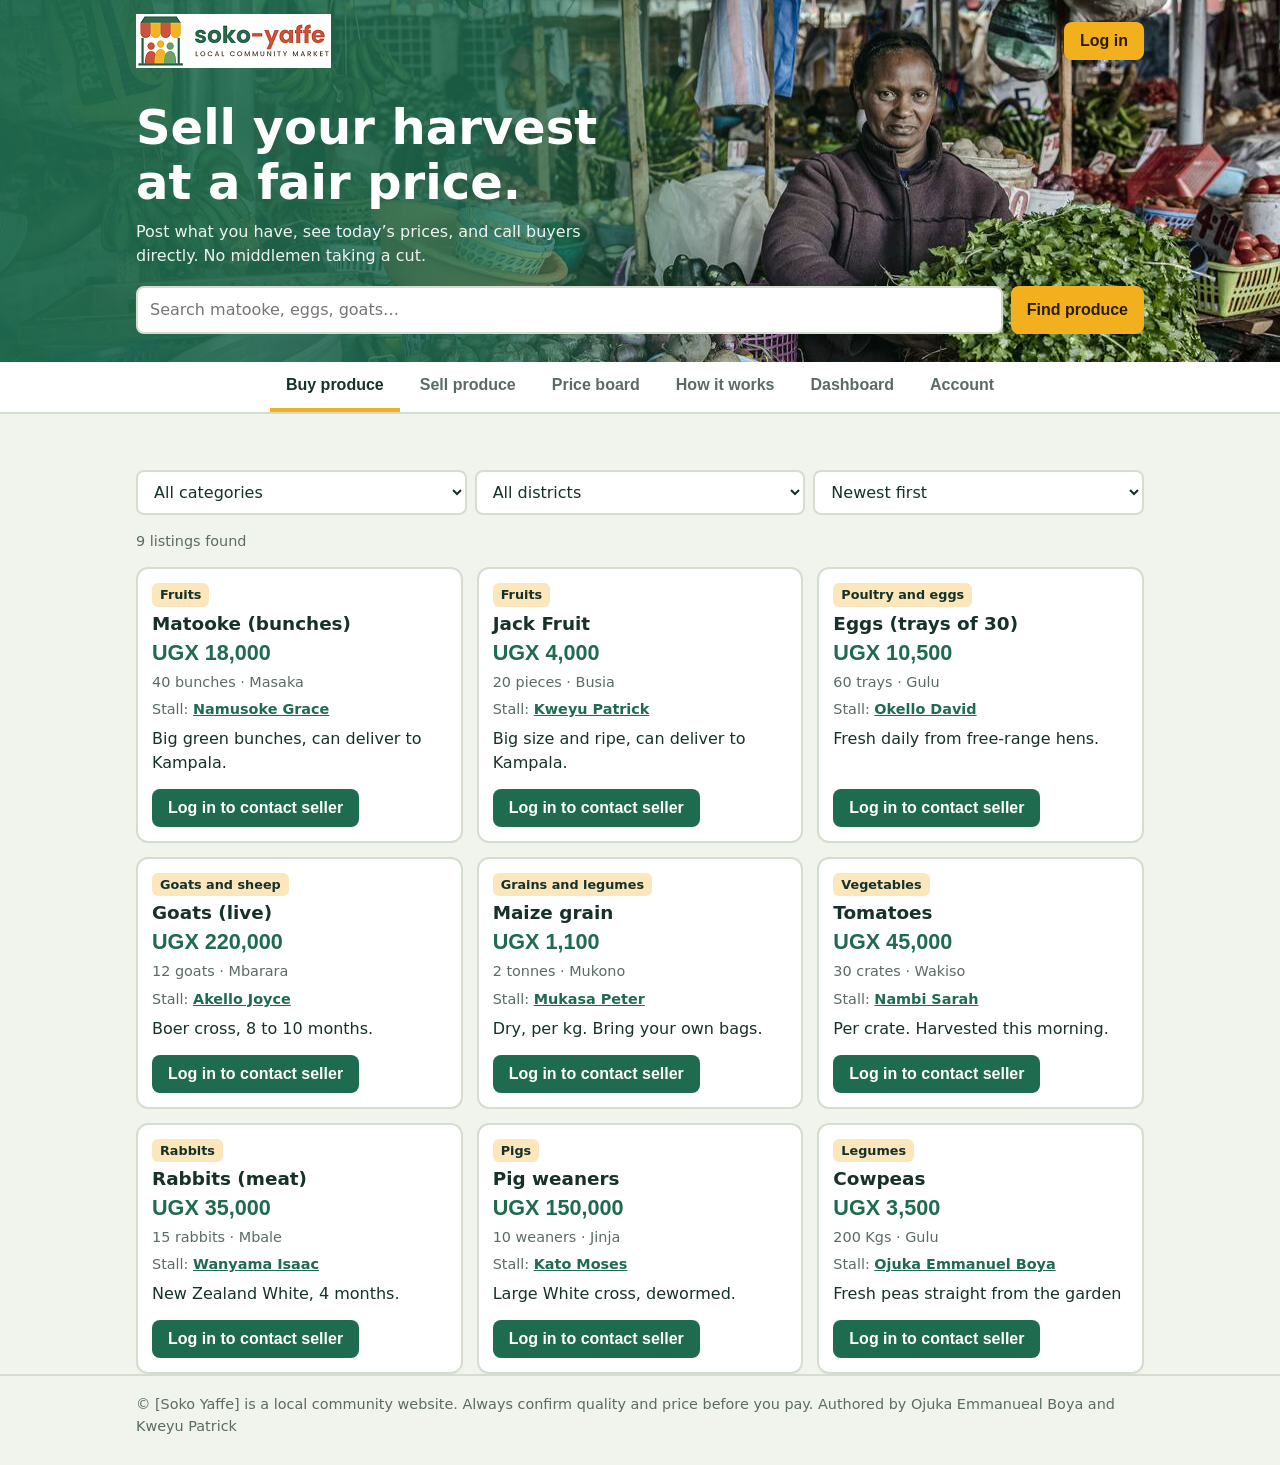
<file: Group 3/HTML/index.html>
<!-- Copyright Patrick Kweyu, Emmanuel Ojuka Boya 2026. All rights reserved -->
<!doctype html>
<html lang="en">
  <head>
    <meta charset="utf-8" />
    <meta
      name="viewport"
      content="width=device-width, initial-scale=1, viewport-fit=cover"
    />
    <title>Soko Yaffe – Kalagi Central Market Portal</title>
    <link rel="stylesheet" href="../CSS/style.css" />
    <!--<script src="../Source Code/Chart.min.js"></script> -->
  </head>
  <body>
    <header>
      <div class="wrap">
        <div class="top">
          <!-- <span class="logo">Soko Yaffe</span> -->
          <img
            class="logo"
            src="../Images/community-logo.png"
            alt="Soko Yaffe logo"
          />
          <span id="who"
            ><button class="btn" id="whoBtn" type="button">Log in</button></span
          >
        </div>
        <div class="hero">
          <h1>Sell your harvest at a fair price.</h1>
          <p>
            Post what you have, see today’s prices, and call buyers directly. No
            middlemen taking a cut.
          </p>
          <div class="search">
            <input
              id="q"
              type="search"
              placeholder="Search matooke, eggs, goats…"
              aria-label="Search products"
            />
            <button class="btn" id="go" type="button">Find produce</button>
          </div>
        </div>
      </div>
    </header>

    <nav role="tablist" aria-label="Portal sections">
      <div class="wrap" style="display: flex; gap: 4px; padding: 0 8px">
        <button
          role="tab"
          id="t-buy"
          aria-selected="true"
          aria-controls="p-buy"
        >
          Buy produce
        </button>
        <button
          role="tab"
          id="t-sell"
          aria-selected="false"
          aria-controls="p-sell"
        >
          Sell produce
        </button>
        <button
          role="tab"
          id="t-prices"
          aria-selected="false"
          aria-controls="p-prices"
        >
          Price board
        </button>
        <button
          role="tab"
          id="t-help"
          aria-selected="false"
          aria-controls="p-help"
        >
          How it works
        </button>
        <button
          role="tab"
          id="t-dash"
          aria-selected="false"
          aria-controls="p-dash"
        >
          Dashboard
        </button>
        <button
          role="tab"
          id="t-acct"
          aria-selected="false"
          aria-controls="p-acct"
        >
          Account
        </button>
      </div>
    </nav>

    <main class="wrap">
      <p>&nbsp;</p>
      <!-- <p class="note">
        These are sample listings to show how the portal works. Replace them
        with real farmers’ posts when you launch.
      </p> -->

      <section id="p-buy" role="tabpanel" aria-labelledby="t-buy">
        <div class="filters">
          <select id="fcat" aria-label="Category">
            <option value="">All categories</option>
          </select>
          <select id="fdist" aria-label="District">
            <option value="">All districts</option>
          </select>
          <select id="fsort" aria-label="Sort">
            <option value="new">Newest first</option>
            <option value="low">Price: low to high</option>
            <option value="high">Price: high to low</option>
          </select>
        </div>
        <div id="chip" hidden></div>
        <p class="meta" id="count" aria-live="polite"></p>
        <div class="grid" id="list"></div>
      </section>

      <section id="p-sell" role="tabpanel" aria-labelledby="t-sell" hidden>
        <h2 style="margin-bottom: 12px">Post what you want to sell</h2>
        <p class="meta" id="sellAs"></p>
        <div class="empty" id="sellGate">
          <p id="gateMsg" style="margin: 0 0 12px"></p>
          <button class="btn alt" type="button" data-login="1">
            Log in or register
          </button>
        </div>
        <form id="sellForm">
          <div class="row">
            <label
              >Product<input
                name="item"
                required
                placeholder="e.g. Eggs, Goat, Beans"
            /></label>
            <label>Category<select name="cat" required></select></label>
          </div>
          <div class="row">
            <label
              >Quantity<input name="qty" required placeholder="e.g. 20 trays"
            /></label>
            <label
              >Price (UGX) per unit<input
                name="price"
                type="number"
                min="0"
                required
                inputmode="numeric"
            /></label>
          </div>
          <label
            >Details (optional)<textarea
              name="note"
              rows="3"
              placeholder="Breed, quality, pick-up place, delivery"
            ></textarea>
          </label>
          <button class="btn" type="submit">Post listing</button>
        </form>
      </section>

      <section id="p-prices" role="tabpanel" aria-labelledby="t-prices" hidden>
        <h2 style="margin-bottom: 4px">Price board</h2>
        <p class="meta" style="margin: 0 0 12px">
          Average prices in UGX across nearby markets, with the last six weeks.
        </p>
        <div class="scroll">
          <table>
            <thead>
              <tr>
                <th>Product</th>
                <th>Unit</th>
                <th>Today</th>
                <th>Week change</th>
                <th>6-week trend</th>
              </tr>
            </thead>
            <tbody id="board"></tbody>
          </table>
        </div>
        <p class="meta">
          Tip: if the trend is rising, hold stock a little longer. If it is
          falling, sell sooner.
        </p>
      </section>

      <section id="p-help" role="tabpanel" aria-labelledby="t-help" hidden>
        <h2 style="margin-bottom: 12px">How it works</h2>
        <div class="grid">
          <div class="card">
            <h3>Farmers</h3>
            <p>
              Post your produce with quantity, price, and your phone number.
              Update or remove it when sold.
            </p>
          </div>
          <div class="card">
            <h3>Buyers</h3>
            <p>
              Search by product or district, then call or message the farmer on
              WhatsApp to agree on price and pick-up.
            </p>
          </div>
          <div class="card">
            <h3>Payment</h3>
            <p>
              Pay by mobile money or cash on delivery. Meet in a public place
              and check goods before paying.
            </p>
          </div>
          <div class="card">
            <h3>No smartphone?</h3>
            <p>
              Plan for an SMS or USSD option and a community agent at the ICT
              centre who posts listings for farmers.
            </p>
          </div>
        </div>
      </section>
      <section id="p-dash" role="tabpanel" aria-labelledby="t-dash" hidden>
        <div class="empty" id="dashGate">
          <p style="margin: 0 0 12px">Log in to see your dashboard.</p>
          <button class="btn alt" type="button" data-login="1">
            Log in or register
          </button>
        </div>
        <div id="dashBody" hidden>
          <h2 id="dashHi" style="margin-bottom: 12px"></h2>
          <div class="kpis" id="kpis"></div>
          <div class="dash2">
            <div class="card">
              <h3>Listings by category</h3>
              <div class="bars" id="bCat"></div>
            </div>
            <div class="card">
              <h3>Listings by district</h3>
              <div class="bars" id="bDist"></div>
            </div>
          </div>
          <div id="mineBox"></div>
          <h3 style="margin: 16px 0 8px">All farmers and stalls</h3>
          <div class="scroll">
            <table>
              <thead>
                <tr>
                  <th>Stall</th>
                  <th>Farmer</th>
                  <th>District</th>
                  <th>Listings</th>
                  <th>Produce</th>
                  <th></th>
                </tr>
              </thead>
              <tbody id="fRows"></tbody>
            </table>
          </div>
          <h3 style="margin: 16px 0 8px">Price comparison by product</h3>
          <div class="scroll">
            <table>
              <thead>
                <tr>
                  <th>Product</th>
                  <th>Sellers</th>
                  <th>Lowest</th>
                  <th>Average</th>
                  <th>Highest</th>
                  <th>Cheapest stall</th>
                  <th>Market today</th>
                </tr>
              </thead>
              <tbody id="cRows"></tbody>
            </table>
          </div>
          <p class="meta">
            Compares what farmers are asking. Check units (kg, crate, tray)
            before comparing.
          </p>
          <h3 style="margin: 16px 0 8px">Available produce</h3>
          <div class="scroll">
            <table>
              <thead>
                <tr>
                  <th>Product</th>
                  <th>Category</th>
                  <th>Quantity</th>
                  <th>Price</th>
                  <th>Stall</th>
                  <th>District</th>
                  <th></th>
                </tr>
              </thead>
              <tbody id="aRows"></tbody>
            </table>
          </div>
          <h3 style="margin: 16px 0 8px">Market movers this week</h3>
          <div class="scroll">
            <table>
              <thead>
                <tr>
                  <th>Product</th>
                  <th>Today</th>
                  <th>Change</th>
                </tr>
              </thead>
              <tbody id="movers"></tbody>
            </table>
          </div>
        </div>
      </section>
      <section id="p-acct" role="tabpanel" aria-labelledby="t-acct" hidden>
        <p class="note">
          <!-- Demo accounts are saved only in this browser. For a real launch,
          connect a back end (such as Firebase or Supabase) so accounts work on
          any device and passwords are stored securely. -->
        </p>
        <div id="acctOut">
          <div class="acct">
            <form id="loginForm">
              <h2>Log in</h2>
              <label
                >Email<input
                  name="email"
                  type="email"
                  required
                  autocomplete="email"
              /></label>
              <label
                >Password<input
                  name="password"
                  type="password"
                  required
                  autocomplete="current-password"
              /></label>
              <button class="btn" type="submit">Log in</button>
            </form>
            <form id="regForm">
              <h2>Create an account</h2>
              <label
                >I am a<select name="role" id="rrole">
                  <option value="buyer">Buyer</option>
                  <option value="farmer">Farmer (open a virtual stall)</option>
                </select></label
              >
              <label
                >Your name<input name="name" required autocomplete="name"
              /></label>
              <label
                >Email<input
                  name="email"
                  type="email"
                  required
                  autocomplete="email"
              /></label>
              <label
                >Password (6+ characters)<input
                  name="password"
                  type="password"
                  minlength="6"
                  required
                  autocomplete="new-password"
              /></label>
              <div id="stallFields" hidden style="display: grid; gap: 12px">
                <label
                  >Stall name<input
                    name="stall"
                    id="sname"
                    placeholder="e.g. Grace's Fresh Farm"
                /></label>
                <label>District<select name="rdist" id="rdist"></select></label>
                <label
                  >Phone / WhatsApp<input
                    name="rphone"
                    id="rphone"
                    type="tel"
                    inputmode="tel"
                    placeholder="07XX XXX XXX"
                /></label>
                <label
                  >About your stall (optional)<textarea
                    name="about"
                    rows="2"
                    placeholder="What you grow, delivery, pick-up"
                  ></textarea>
                </label>
              </div>
              <button class="btn alt" type="submit">Register</button>
            </form>
          </div>
        </div>
        <div id="acctIn" hidden>
          <h2 id="acctHi" style="margin-bottom: 12px"></h2>
          <div class="grid" id="stallBox"></div>
          <p>
            <button class="btn line" id="logout" type="button">Log out</button>
          </p>
        </div>
      </section>
    </main>

    <footer>
      <div class="wrap">
        &copy; [Soko Yaffe] is a local community website. Always confirm quality
        and price before you pay. Authored by Ojuka Emmanueal Boya and Kweyu
        Patrick
      </div>
    </footer>
    <div id="toast" hidden role="status"></div>
    <script src="../Source Code/main.js" type="module"></script>
  </body>
</html>
</file>
<file: Group 3/CSS/style.css>
:root {
        --bg: #f1f4ec;
        --surface: #fff;
        --ink: #16302a;
        --muted: #5b6b64;
        --line: #d5ddd0;
        --brand: #1f6b4f;
        --brand-ink: #fff;
        --sun: #f2b01e;
        --up: #1f7a45;
        --down: #b3402f;
        box-sizing: border-box;
        padding-top: env(safe-area-inset-top, 0px);
        padding-bottom: env(safe-area-inset-bottom, 0px);
        color-scheme: light;
      }
      @media (prefers-color-scheme: dark) {
        :root:not([data-theme="light"]) {
          --bg: #0f1a16;
          --surface: #17251f;
          --ink: #e8efe9;
          --muted: #9fb1a8;
          --line: #2a3d34;
          --brand: #4fb88c;
          --brand-ink: #0b1712;
          --sun: #f2b01e;
          --up: #5fd08c;
          --down: #f08a79;
          color-scheme: dark;
        }
      }
      :root[data-theme="dark"] {
        --bg: #0f1a16;
        --surface: #17251f;
        --ink: #e8efe9;
        --muted: #9fb1a8;
        --line: #2a3d34;
        --brand: #4fb88c;
        --brand-ink: #0b1712;
        --up: #5fd08c;
        --down: #f08a79;
        color-scheme: dark;
      }
      *,
      *::before,
      *::after {
        box-sizing: inherit;
      }
      html {
        scroll-padding-top: env(safe-area-inset-top, 0px);
      }
      body {
        margin: 0;
        background: var(--bg);
        color: var(--ink);
        font:
          16px/1.5 "Nunito Sans",
          system-ui,
          sans-serif;
      }
      h1,
      h2,
      h3 {
        font-family: "Bricolage Grotesque", system-ui, sans-serif;
        line-height: 1.15;
        margin: 0;
      }
      .wrap {
        max-width: 1040px;
        margin: 0 auto;
        padding: 0 16px;
      }
      header {
        background:
          linear-gradient(
            90deg,
            color-mix(in srgb, var(--brand) 94%, transparent) 0%,
            color-mix(in srgb, var(--brand) 82%, transparent) 38%,
            color-mix(in srgb, var(--brand) 12%, transparent) 58%,
            transparent 100%
          ),
          url("../Images/produce.jpg")
            center 25% / cover no-repeat;
        background-color: var(--brand);
        color: var(--brand-ink);
      }
      @media (max-width: 700px) {
        header {
          background:
            linear-gradient(
              color-mix(in srgb, var(--brand) 80%, transparent),
              color-mix(in srgb, var(--brand) 80%, transparent)
            ),
            url("[data-uri]")
              68% center / cover no-repeat;
          background-color: var(--brand);
        }
      }
      .top {
        display: flex;
        align-items: center;
        justify-content: space-between;
        padding: 14px 0;
      }
      .logo {
        font:
          800 1.25rem "Bricolage Grotesque",
          sans-serif;
      }
      .hero {
        padding: 18px 0 28px;
      }
      .hero h1 {
        font-size: clamp(1.9rem, 6vw, 3rem);
        font-weight: 800;
        max-width: 15ch;
      }
      .hero p {
        max-width: 46ch;
        margin: 10px 0 18px;
        opacity: 0.92;
      }
      .search {
        display: flex;
        gap: 8px;
        flex-wrap: wrap;
      }
      .search input {
        flex: 1 1 220px;
      }
      input,
      select,
      textarea {
        font: inherit;
        color: var(--ink);
        background: var(--surface);
        border: 2px solid var(--line);
        border-radius: 8px;
        padding: 10px 12px;
        width: 100%;
      }
      input:focus-visible,
      select:focus-visible,
      textarea:focus-visible,
      button:focus-visible,
      a:focus-visible {
        outline: 3px solid var(--sun);
        outline-offset: 2px;
      }
      button,
      .btn {
        font:
          700 1rem "Nunito Sans",
          sans-serif;
        border: 0;
        border-radius: 8px;
        padding: 10px 16px;
        cursor: pointer;
        background: var(--sun);
        color: #2a1d00;
        text-decoration: none;
        display: inline-block;
        text-align: center;
      }
      .btn.alt {
        background: var(--brand);
        color: var(--brand-ink);
      }
      .btn.line {
        background: transparent;
        color: var(--ink);
        border: 2px solid var(--line);
      }
      nav[role="tablist"] {
        display: flex;
        gap: 4px;
        background: var(--surface);
        border-bottom: 2px solid var(--line);
        position: sticky;
        top: env(safe-area-inset-top, 0px);
        z-index: 5;
        overflow-x: auto;
      }
      nav button {
        background: transparent;
        color: var(--muted);
        border-radius: 0;
        padding: 14px 16px;
        border-bottom: 4px solid transparent;
        white-space: nowrap;
      }
      nav button[aria-selected="true"] {
        color: var(--ink);
        border-bottom-color: var(--sun);
      }
      body::before {
        content: "";
        position: fixed;
        inset: 0 0 auto;
        height: env(safe-area-inset-top, 0px);
        background: var(--surface);
        z-index: 10;
      }
      main {
        padding: 20px 0 40px;
      }
      .filters {
        display: grid;
        grid-template-columns: repeat(auto-fit, minmax(150px, 1fr));
        gap: 8px;
        margin-bottom: 16px;
      }
      .grid {
        display: grid;
        grid-template-columns: repeat(auto-fill, minmax(250px, 1fr));
        gap: 14px;
      }
      .card {
        background: var(--surface);
        border: 2px solid var(--line);
        border-radius: 12px;
        padding: 14px;
        display: flex;
        flex-direction: column;
        gap: 6px;
      }
      .card h3 {
        font-size: 1.15rem;
      }
      .price {
        font:
          800 1.35rem "Bricolage Grotesque",
          sans-serif;
        color: var(--brand);
      }
      .meta {
        color: var(--muted);
        font-size: 0.9rem;
      }
      .tag {
        display: inline-block;
        font-size: 0.8rem;
        font-weight: 700;
        background: color-mix(in srgb, var(--sun) 30%, transparent);
        border-radius: 6px;
        padding: 2px 8px;
        width: fit-content;
      }
      .actions {
        display: flex;
        gap: 8px;
        margin-top: auto;
        padding-top: 8px;
      }
      .actions a {
        flex: 1;
      }
      table {
        width: 100%;
        border-collapse: collapse;
        background: var(--surface);
        border: 2px solid var(--line);
        border-radius: 12px;
        overflow: hidden;
      }
      th,
      td {
        padding: 10px 12px;
        text-align: left;
        border-bottom: 1px solid var(--line);
      }
      th {
        font-size: 0.9rem;
        color: var(--muted);
      }
      .scroll {
        overflow-x: auto;
      }
      .up {
        color: var(--up);
        font-weight: 700;
      }
      .down {
        color: var(--down);
        font-weight: 700;
      }
      form {
        background: var(--surface);
        border: 2px solid var(--line);
        border-radius: 12px;
        padding: 16px;
        display: grid;
        gap: 12px;
        max-width: 560px;
      }
      label {
        font-weight: 700;
        display: grid;
        gap: 4px;
      }
      .row {
        display: grid;
        grid-template-columns: 1fr 1fr;
        gap: 10px;
      }
      .note {
        background: color-mix(in srgb, var(--sun) 22%, transparent);
        border-radius: 10px;
        padding: 10px 14px;
        margin: 0 0 16px;
        font-size: 0.95rem;
      }
      .empty {
        padding: 30px;
        text-align: center;
        color: var(--muted);
        border: 2px dashed var(--line);
        border-radius: 12px;
      }
      [hidden] {
        display: none !important;
      }
      #toast {
        position: fixed;
        left: 50%;
        bottom: calc(20px + env(safe-area-inset-bottom, 0px));
        transform: translateX(-50%);
        background: var(--ink);
        color: var(--bg);
        padding: 10px 18px;
        border-radius: 8px;
        z-index: 20;
      }
      footer {
        border-top: 2px solid var(--line);
        padding: 18px 0 28px;
        color: var(--muted);
        font-size: 0.9rem;
      }
      @media (max-width: 520px) {
        .row {
          grid-template-columns: 1fr;
        }
      }
      @media (prefers-reduced-motion: reduce) {
        * {
          scroll-behavior: auto !important;
        }
      }
      .acct {
        display: grid;
        grid-template-columns: repeat(auto-fit, minmax(280px, 1fr));
        gap: 16px;
        align-items: start;
      }
      .acct form {
        max-width: none;
      }
      a[data-stall] {
        color: var(--brand);
        font-weight: 700;
      }
      #chip {
        margin-bottom: 10px;
      }
      .kpis {
        display: grid;
        grid-template-columns: repeat(auto-fit, minmax(150px, 1fr));
        gap: 10px;
        margin-bottom: 16px;
      }
      .kpi {
        background: var(--surface);
        border: 2px solid var(--line);
        border-radius: 12px;
        padding: 12px;
        color: var(--muted);
        font-size: 0.9rem;
      }
      .kpi b {
        display: block;
        font:
          800 1.6rem "Bricolage Grotesque",
          sans-serif;
        color: var(--brand);
      }
      .dash2 {
        display: grid;
        grid-template-columns: repeat(auto-fit, minmax(280px, 1fr));
        gap: 14px;
        margin-bottom: 16px;
      }
      .bars {
        display: grid;
        gap: 6px;
      }
      .bar {
        display: grid;
        grid-template-columns: 120px 1fr 24px;
        gap: 8px;
        align-items: center;
        font-size: 0.9rem;
      }
      .bar i {
        display: block;
        height: 12px;
        border-radius: 6px;
        background: var(--brand);
      }
      @keyframes pulse {
        0% {
          transform: scale(1);
          opacity: 1;
        }
        50% {
          transform: scale(1.05);
          opacity: 0.8;
        }
        100% {
          transform: scale(1);
          opacity: 1;
        }
      }
      .box{
        animation: pulse 2s infinite;
      }
</file>
